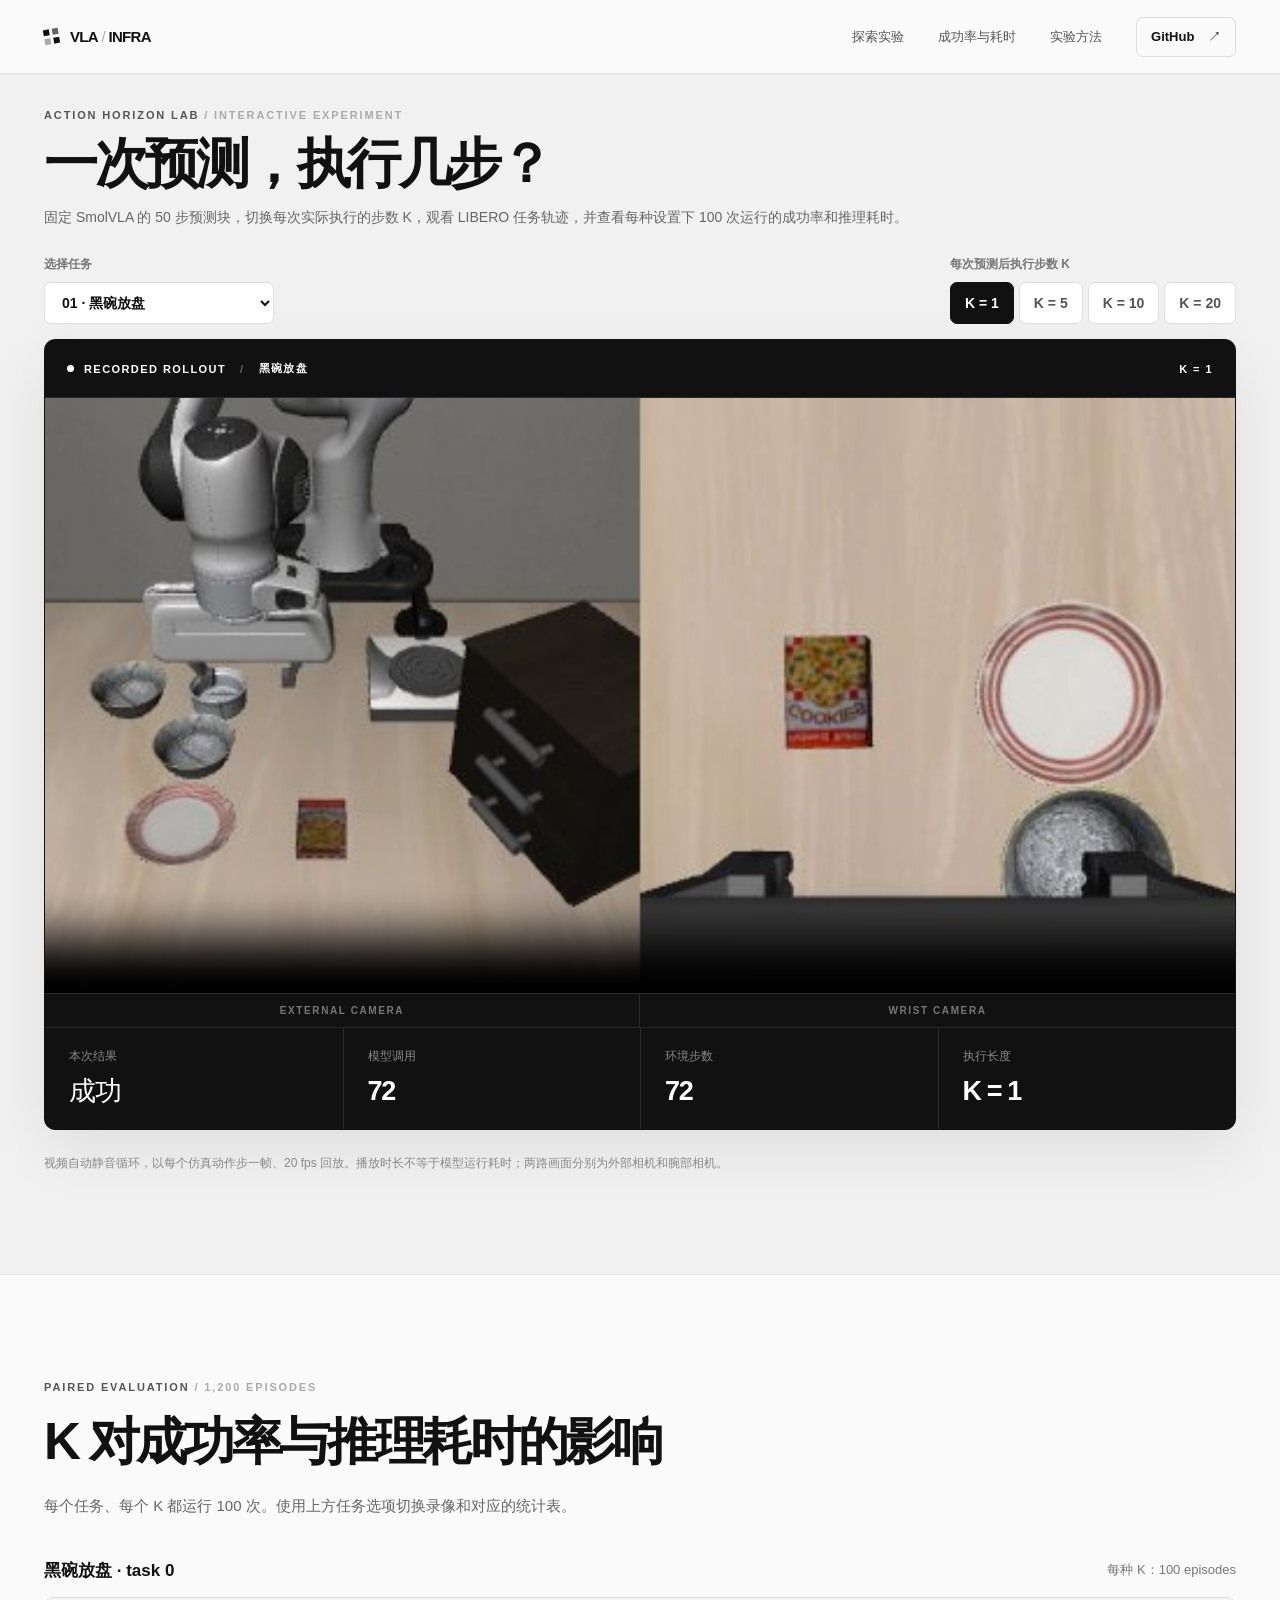
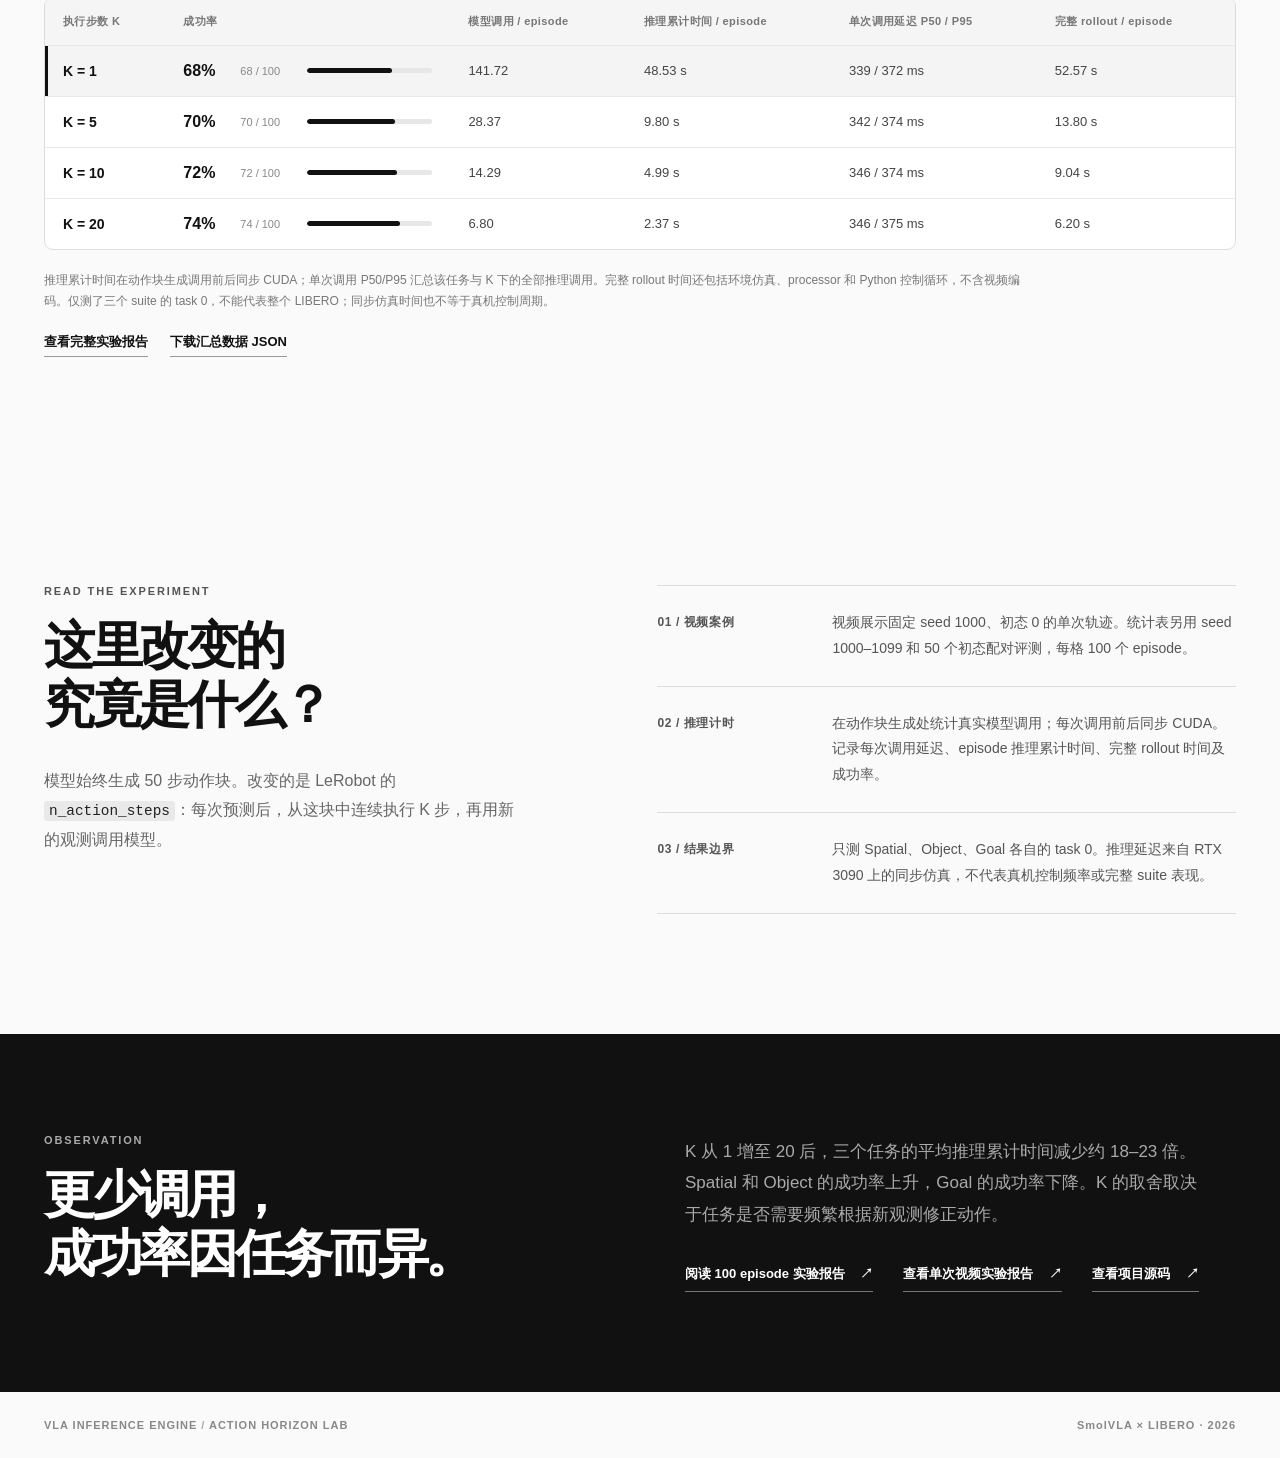
<file: index.html>
<!doctype html>
<html lang="zh-CN">
  <head>
    <meta charset="utf-8">
    <meta name="viewport" content="width=device-width, initial-scale=1">
    <meta name="theme-color" content="#fafafa">
    <meta name="description" content="SmolVLA × LIBERO：切换 K 值观看任务轨迹，并比较三个任务各 100 次运行的成功率与推理耗时。">
    <title>Action Horizon Lab · VLA Inference Engine</title>
    <link rel="stylesheet" href="showcase/style.css">
    <link rel="stylesheet" href="showcase/first-screen.css?v=20261122-ui2">
    <link rel="stylesheet" href="showcase/success-rate.css?v=20261122-ui2">
    <script src="showcase/app.js?v=20261122-ui2" defer></script>
  </head>
  <body>
    <header class="site-header">
      <a class="brand" href="#top" aria-label="Action Horizon Lab 首页"><span class="brand-mark" aria-hidden="true"><i></i><i></i><i></i><i></i></span><span>VLA<span class="brand-light"> / </span>INFRA</span></a>
      <nav class="top-nav" aria-label="主导航">
        <a href="#explore">探索实验</a>
        <a href="#success-rate">成功率与耗时</a>
        <a href="#method">实验方法</a>
        <a class="repo-link" href="https://github.com/33Lucas33/VLA-Inference-Engine" target="_blank" rel="noopener noreferrer">GitHub <span aria-hidden="true">↗</span></a>
      </nav>
    </header>

    <main id="top">
      <section id="explore" class="explore-section first-screen" aria-labelledby="hero-title">
        <div class="page-wrap">
          <div class="first-screen-intro">
            <p class="eyebrow">ACTION HORIZON LAB <span class="muted">/ INTERACTIVE EXPERIMENT</span></p>
            <h1 id="hero-title">一次预测，执行几步？</h1>
            <p>固定 SmolVLA 的 50 步预测块，切换每次实际执行的步数 K，观看 LIBERO 任务轨迹，并查看每种设置下 100 次运行的成功率和推理耗时。</p>
          </div>
          <div class="selector-row">
            <div class="selector-block">
              <label class="selector-label" for="task-select">选择任务</label>
              <select id="task-select" class="task-select" aria-label="选择 LIBERO 任务">
                <option value="libero_spatial">01 · 黑碗放盘</option>
                <option value="libero_object">02 · 字母汤罐入篮</option>
                <option value="libero_goal">03 · 打开中间抽屉</option>
              </select>
            </div>
            <div class="selector-block">
              <span class="selector-label">每次预测后执行步数 K</span>
              <div class="horizon-tabs" role="group" aria-label="选择每次预测后的执行步数 K">
                <button class="horizon-tab is-active" type="button" data-horizon="1" aria-pressed="true">K = 1</button>
                <button class="horizon-tab" type="button" data-horizon="5" aria-pressed="false">K = 5</button>
                <button class="horizon-tab" type="button" data-horizon="10" aria-pressed="false">K = 10</button>
                <button class="horizon-tab" type="button" data-horizon="20" aria-pressed="false">K = 20</button>
              </div>
            </div>
          </div>
          <div class="viewer-shell">
            <div class="viewer-topline"><div class="viewer-label"><span class="live-dot"></span> RECORDED ROLLOUT <span class="viewer-divider">/</span> <span id="viewer-task-name">黑碗放盘</span></div><span id="viewer-case">K = 1</span></div>
            <div class="video-frame"><video id="episode-video" src="showcase/videos/spatial-k1.mp4" poster="showcase/posters/spatial-k1.jpg" controls autoplay loop muted playsinline preload="metadata" aria-label="LIBERO 双相机任务录像"></video><div id="video-loading" class="video-loading" hidden>正在加载实验数据…</div></div>
            <div class="camera-labels"><span>EXTERNAL CAMERA</span><span>WRIST CAMERA</span></div>
            <div class="viewer-stats" aria-live="polite">
              <div><span class="stat-label">本次结果</span><strong id="stat-result">—</strong></div>
              <div><span class="stat-label">模型调用</span><strong id="stat-calls">—</strong></div>
              <div><span class="stat-label">环境步数</span><strong id="stat-steps">—</strong></div>
              <div><span class="stat-label">执行长度</span><strong id="stat-horizon">—</strong></div>
            </div>
          </div>
          <p class="explore-caption">视频自动静音循环，以每个仿真动作步一帧、20 fps 回放。播放时长不等于模型运行耗时；两路画面分别为外部相机和腕部相机。</p>
        </div>
      </section>

      <section id="success-rate" class="success-section page-wrap" aria-labelledby="success-title">
        <div class="success-heading">
          <p class="eyebrow">PAIRED EVALUATION <span class="muted">/ 1,200 EPISODES</span></p>
          <h2 id="success-title">K 对成功率与推理耗时的影响</h2>
          <p>每个任务、每个 K 都运行 100 次。使用上方任务选项切换录像和对应的统计表。</p>
        </div>
        <div class="success-context"><span id="stats-task-title">黑碗放盘 · task 0</span><span id="stats-episode-count">每种 K：100 episodes</span></div>
        <div class="success-table-wrap" role="region" aria-label="成功率与推理耗时统计表" tabindex="0">
          <table class="success-table">
            <thead><tr><th scope="col">执行步数 K</th><th scope="col">成功率</th><th scope="col">模型调用 / episode</th><th scope="col">推理累计时间 / episode</th><th scope="col">单次调用延迟 P50 / P95</th><th scope="col">完整 rollout / episode</th></tr></thead>
            <tbody id="success-table-body"><tr><td colspan="6">正在加载统计数据…</td></tr></tbody>
          </table>
        </div>
        <p class="success-note">推理累计时间在动作块生成调用前后同步 CUDA；单次调用 P50/P95 汇总该任务与 K 下的全部推理调用。完整 rollout 时间还包括环境仿真、processor 和 Python 控制循环，不含视频编码。仅测了三个 suite 的 task 0，不能代表整个 LIBERO；同步仿真时间也不等于真机控制周期。</p>
        <div class="success-links"><a href="https://github.com/33Lucas33/VLA-Inference-Engine/blob/main/docs/experiments/action_horizon_success_rate_20261121/REPORT.zh-CN.md" target="_blank" rel="noopener noreferrer">查看完整实验报告</a><a href="showcase/success-rate.json?v=20261122-ui2">下载汇总数据 JSON</a></div>
      </section>

      <section id="method" class="method-section page-wrap">
        <div class="method-intro"><p class="eyebrow">READ THE EXPERIMENT</p><h2>这里改变的<br>究竟是什么？</h2><p>模型始终生成 50 步动作块。改变的是 LeRobot 的 <code>n_action_steps</code>：每次预测后，从这块中连续执行 K 步，再用新的观测调用模型。</p></div>
        <div class="method-list">
          <div class="method-item"><span>01 / 视频案例</span><p>视频展示固定 seed 1000、初态 0 的单次轨迹。统计表另用 seed 1000–1099 和 50 个初态配对评测，每格 100 个 episode。</p></div>
          <div class="method-item"><span>02 / 推理计时</span><p>在动作块生成处统计真实模型调用；每次调用前后同步 CUDA。记录每次调用延迟、episode 推理累计时间、完整 rollout 时间及成功率。</p></div>
          <div class="method-item"><span>03 / 结果边界</span><p>只测 Spatial、Object、Goal 各自的 task 0。推理延迟来自 RTX 3090 上的同步仿真，不代表真机控制频率或完整 suite 表现。</p></div>
        </div>
      </section>

      <section class="takeaway-section"><div class="page-wrap takeaway-layout"><div><p class="eyebrow">OBSERVATION</p><h2>更少调用，<br>成功率因任务而异。</h2></div><div><p>K 从 1 增至 20 后，三个任务的平均推理累计时间减少约 18–23 倍。Spatial 和 Object 的成功率上升，Goal 的成功率下降。K 的取舍取决于任务是否需要频繁根据新观测修正动作。</p><div class="takeaway-links"><a href="https://github.com/33Lucas33/VLA-Inference-Engine/blob/main/docs/experiments/action_horizon_success_rate_20261121/REPORT.zh-CN.md" target="_blank" rel="noopener noreferrer">阅读 100 episode 实验报告 <span aria-hidden="true">↗</span></a><a href="https://github.com/33Lucas33/VLA-Inference-Engine/blob/main/docs/experiments/action_horizon_20261120/REPORT.zh-CN.md" target="_blank" rel="noopener noreferrer">查看单次视频实验报告 <span aria-hidden="true">↗</span></a><a href="https://github.com/33Lucas33/VLA-Inference-Engine" target="_blank" rel="noopener noreferrer">查看项目源码 <span aria-hidden="true">↗</span></a></div></div></div></section>
    </main>
    <footer class="site-footer page-wrap"><span>VLA INFERENCE ENGINE <span class="muted">/</span> ACTION HORIZON LAB</span><span>SmolVLA × LIBERO · 2026</span></footer>
  </body>
</html>
</file>
<file: showcase/style.css>
:root{color-scheme:light;font-family:Inter,"Helvetica Neue",Arial,"Noto Sans SC","Microsoft YaHei",sans-serif;font-size:16px;background:#fafafa;color:#111;scroll-behavior:smooth}*{box-sizing:border-box}body{margin:0}button,video{font:inherit}a{color:inherit;text-decoration:none}button{cursor:pointer}.page-wrap{width:min(1280px,calc(100% - 88px));margin:0 auto}.site-header{height:74px;border-bottom:1px solid #e7e7e7;display:flex;align-items:center;justify-content:space-between;padding:0 max(44px,calc((100vw - 1280px)/2));background:rgba(250,250,250,.92);position:relative;z-index:2}.brand{display:inline-flex;align-items:center;gap:11px;font-size:15px;font-weight:760;letter-spacing:-.045em}.brand-light{font-weight:400;color:#aaa}.brand-mark{display:grid;grid-template-columns:repeat(2,6px);gap:3px;transform:rotate(-10deg)}.brand-mark i{height:6px;width:6px;background:#111;display:block}.brand-mark i:nth-child(2){opacity:.65}.brand-mark i:nth-child(3){opacity:.35}.top-nav{display:flex;align-items:center;gap:34px;font-size:13px;font-weight:550;color:#555}.top-nav a:hover,.takeaway-links a:hover{color:#000}.repo-link{border:1px solid #dedede;border-radius:7px;padding:10px 14px;color:#111}.repo-link:hover{border-color:#999}.repo-link span{margin-left:10px}.hero{display:grid;grid-template-columns:minmax(0,1.16fr) minmax(350px,.84fr);gap:70px;align-items:center;padding-top:115px;padding-bottom:125px;min-height:610px}.eyebrow{font-size:11px;letter-spacing:.17em;font-weight:750;margin:0 0 28px;color:#555}.eyebrow-line{display:inline-block;width:20px;height:1px;background:#111;vertical-align:middle;margin-right:9px}.muted{color:#aaa}.hero h1{font-size:clamp(58px,6.8vw,102px);letter-spacing:-.095em;line-height:1.08;margin:0;font-weight:690}.hero h1 span{color:#777}.hero-lede{font-size:19px;line-height:1.8;color:#666;max-width:605px;margin:36px 0 36px}.hero-actions{display:flex;align-items:center;flex-wrap:wrap;gap:22px}.primary-action{background:#111;color:#fff;display:inline-flex;align-items:center;gap:38px;padding:16px 20px;border:1px solid #111;border-radius:7px;font-size:13px;font-weight:650;transition:background .2s,transform .2s}.primary-action:hover{background:#333;transform:translateY(-2px)}.primary-action span{font-size:17px;font-weight:400}.hero-meta{font-size:12px;color:#888}.hero-meta span{padding:0 5px}.hero-diagram{background:#fff;border:1px solid #e7e7e7;border-radius:10px;box-shadow:0 18px 60px rgba(0,0,0,.045);padding:35px;max-width:475px;width:100%;justify-self:end}.diagram-top,.diagram-bottom{display:flex;align-items:end;justify-content:space-between}.diagram-top>span,.diagram-bottom span{font-size:11px;letter-spacing:.15em;font-weight:700;color:#888}.diagram-top strong,.diagram-bottom strong{font-size:44px;letter-spacing:-.08em;line-height:1;font-weight:650}.diagram-top small,.diagram-bottom small{font-size:13px;font-weight:550;letter-spacing:0;color:#888}.action-grid{display:grid;grid-template-columns:repeat(10,1fr);gap:5px;margin:40px 0}.action-grid i{height:18px;border-radius:2px;background:#e9e9e9}.action-grid i.active{background:#111}.diagram-rule{height:1px;background:#e7e7e7;margin-bottom:28px}.diagram-bottom{align-items:end}.diagram-bottom>div:first-child{display:grid;gap:11px}.diagram-note{font-size:12px;line-height:1.8;color:#888;text-align:right}.explore-section{background:#f1f1f1;border-top:1px solid #e7e7e7;border-bottom:1px solid #e7e7e7;padding:94px 0 100px}.section-heading{display:flex;align-items:end;justify-content:space-between;gap:30px;margin-bottom:40px}.section-heading .eyebrow,.method-section .eyebrow,.takeaway-section .eyebrow{margin-bottom:20px}.section-heading h2,.method-intro h2,.takeaway-section h2{font-size:clamp(36px,4vw,56px);line-height:1.15;letter-spacing:-.065em;margin:0;font-weight:650}.section-heading>p{margin:0 0 4px;font-size:14px;line-height:1.8;color:#666}.task-tabs{display:flex;gap:6px;margin-bottom:18px;flex-wrap:wrap}.task-tab{border:1px solid #dedede;background:#fff;color:#666;padding:14px 21px;border-radius:7px;font-size:14px;font-weight:630;transition:background .15s,border-color .15s,color .15s}.task-tab:hover{border-color:#999}.task-tab.is-active{background:#111;border-color:#111;color:#fff}.task-index{font-size:11px;color:#aaa;margin-right:12px}.task-tab.is-active .task-index{color:#999}.viewer-shell{background:#111;color:#fff;border:1px solid #111;border-radius:11px;overflow:hidden;box-shadow:0 20px 60px rgba(0,0,0,.08)}.viewer-topline{height:58px;padding:0 22px;display:flex;align-items:center;justify-content:space-between;border-bottom:1px solid #2a2a2a;font-size:11px;font-weight:700;letter-spacing:.13em}.viewer-label{display:flex;align-items:center;gap:10px}.live-dot{display:block;width:7px;height:7px;border-radius:50%;background:#fff}.viewer-divider{color:#666;margin:0 4px}.video-frame{background:#090909;position:relative;display:flex;align-items:center;justify-content:center;min-height:350px}.video-frame video{display:block;width:100%;max-height:620px;aspect-ratio:2/1;object-fit:contain;background:#090909}.video-loading{position:absolute;inset:0;display:grid;place-items:center;color:#aaa;font-size:14px;background:#111}.video-loading[hidden]{display:none}.camera-labels{display:grid;grid-template-columns:1fr 1fr;border-top:1px solid #2a2a2a}.camera-labels span{font-size:10px;letter-spacing:.16em;font-weight:700;color:#777;text-align:center;padding:11px}.camera-labels span:first-child{border-right:1px solid #2a2a2a}.viewer-stats{display:grid;grid-template-columns:repeat(4,1fr);border-top:1px solid #2a2a2a}.viewer-stats>div{padding:20px 24px;display:grid;gap:8px}.viewer-stats>div+div{border-left:1px solid #2a2a2a}.stat-label{font-size:12px;color:#888}.viewer-stats strong{font-size:27px;font-weight:580;letter-spacing:-.05em}.viewer-stats strong.fail{color:#ff9b9b}.case-heading{display:flex;align-items:end;justify-content:space-between;gap:20px;margin:38px 0 18px}.case-heading h3{font-size:19px;margin:0 0 7px;letter-spacing:-.035em}.case-heading p,.case-heading>span{font-size:13px;color:#777;line-height:1.5;margin:0}.case-grid{display:grid;grid-template-columns:repeat(4,1fr);gap:12px}.case-card{padding:0;text-align:left;background:#fff;border:1px solid #ddd;border-radius:8px;overflow:hidden;transition:border-color .15s,transform .15s,box-shadow .15s;min-width:0}.case-card:hover{transform:translateY(-2px);border-color:#999}.case-card.is-active{border-color:#111;box-shadow:0 0 0 1px #111}.case-card img{width:100%;aspect-ratio:2/1;object-fit:cover;display:block;background:#222}.card-body{padding:16px 18px 18px}.card-top{display:flex;justify-content:space-between;align-items:center;gap:8px}.card-k{font-size:24px;font-weight:650;letter-spacing:-.065em}.card-status{font-size:12px;font-weight:650;border-radius:4px;padding:5px 7px;background:#f1f1f1;color:#555}.card-status.fail{background:#fff1f1;color:#b92323}.card-details{font-size:12px;color:#777;margin-top:14px}.card-details b{color:#111;font-weight:700}.card-meter{height:3px;background:#e5e5e5;margin-top:13px;border-radius:3px;overflow:hidden}.card-meter i{display:block;height:100%;background:#111}.explore-caption{font-size:12px;color:#888;line-height:1.7;margin:23px 0 0}.method-section{display:grid;grid-template-columns:.95fr 1.05fr;gap:90px;padding-top:120px;padding-bottom:120px}.method-intro>p:last-child{font-size:16px;line-height:1.85;color:#666;max-width:480px;margin:31px 0 0}.method-list{border-top:1px solid #ddd}.method-item{display:grid;grid-template-columns:145px 1fr;gap:30px;padding:24px 0;border-bottom:1px solid #ddd}.method-item>span{font-size:12px;letter-spacing:.05em;font-weight:700;color:#555;margin-top:4px}.method-item p{font-size:14px;line-height:1.85;color:#555;margin:0}.method-item code,.method-intro code{background:#e9e9e9;color:#222;padding:2px 5px;border-radius:3px;font-size:.9em}.takeaway-section{background:#111;color:#fff;padding:100px 0}.takeaway-layout{display:grid;grid-template-columns:1fr 1fr;gap:90px}.takeaway-section .eyebrow{color:#aaa}.takeaway-layout>div:last-child{max-width:520px}.takeaway-layout>div:last-child>p{font-size:17px;line-height:1.85;color:#aaa;margin:2px 0 35px}.takeaway-links{display:flex;flex-wrap:wrap;gap:30px}.takeaway-links a{font-size:13px;font-weight:650;border-bottom:1px solid #777;padding-bottom:8px}.takeaway-links a:hover{color:#ddd}.takeaway-links span{margin-left:12px}.site-footer{display:flex;justify-content:space-between;align-items:center;padding-top:27px;padding-bottom:27px;font-size:11px;letter-spacing:.09em;font-weight:650;color:#888}a:focus-visible,button:focus-visible,video:focus-visible{outline:3px solid #666;outline-offset:3px}@media(max-width:950px){.hero{grid-template-columns:1fr;gap:60px;padding-top:90px;padding-bottom:90px}.hero-diagram{justify-self:start;max-width:530px}.method-section,.takeaway-layout{gap:40px}.case-grid{grid-template-columns:repeat(2,1fr)}}@media(max-width:650px){.page-wrap{width:min(100% - 36px,1280px)}.site-header{padding:0 18px;height:64px}.top-nav{gap:10px}.top-nav>a:not(.repo-link){display:none}.repo-link{padding:9px 11px}.hero{padding-top:72px;padding-bottom:80px;gap:45px;min-height:0}.hero h1{font-size:clamp(53px,12vw,78px)}.hero-lede{font-size:16px;margin:26px 0 28px}.hero-diagram{padding:24px}.action-grid{gap:4px;margin:28px 0}.action-grid i{height:13px}.explore-section{padding:70px 0}.section-heading{display:block}.section-heading>p{margin:22px 0 0}.task-tabs{display:grid;grid-template-columns:1fr}.task-tab{text-align:left}.video-frame{min-height:190px}.viewer-topline{padding:0 14px;font-size:10px}.camera-labels span{font-size:9px}.viewer-stats{grid-template-columns:repeat(2,1fr)}.viewer-stats>div{padding:16px}.viewer-stats>div:nth-child(3){border-left:0;border-top:1px solid #2a2a2a}.viewer-stats>div:nth-child(4){border-top:1px solid #2a2a2a}.case-heading{align-items:start;display:block}.case-heading>span{display:block;margin-top:8px}.case-grid{gap:9px}.card-body{padding:12px}.card-k{font-size:20px}.card-details{line-height:1.6}.method-section,.takeaway-layout{display:block}.method-section{padding-top:80px;padding-bottom:80px}.method-list{margin-top:50px}.method-item{grid-template-columns:1fr;gap:10px}.takeaway-section{padding:75px 0}.takeaway-layout>div:last-child{margin-top:32px}.site-footer{gap:12px;align-items:start;flex-direction:column}}
</file>
<file: showcase/first-screen.css>
.first-screen {
  padding-top: 34px;
}

.first-screen-intro .eyebrow {
  margin-bottom: 10px;
}

.first-screen-intro h1 {
  margin: 0;
  font-size: clamp(36px, 4.2vw, 56px);
  font-weight: 650;
  letter-spacing: -.065em;
  line-height: 1.2;
}

.first-screen-intro > p:last-child {
  margin: 10px 0 0;
  color: #666;
  font-size: 14px;
  line-height: 1.7;
}

.selector-row {
  display: flex;
  align-items: flex-end;
  justify-content: space-between;
  flex-wrap: wrap;
  gap: 22px;
  margin: 27px 0 15px;
}

.selector-block {
  min-width: 0;
}

.selector-label {
  display: block;
  color: #777;
  font-size: 12px;
  font-weight: 650;
  margin-bottom: 9px;
}

.horizon-tabs {
  display: flex;
  flex-wrap: wrap;
  gap: 5px;
  margin: 0;
}

.horizon-tab {
  min-height: 42px;
  padding: 10px 14px;
}

.task-select {
  min-width: 230px;
  min-height: 42px;
  padding: 9px 36px 9px 13px;
  border: 1px solid #dedede;
  border-radius: 7px;
  background: #fff;
  color: #111;
  font: inherit;
  font-size: 14px;
  font-weight: 650;
}

.task-select:hover {
  border-color: #999;
}

.task-select:focus-visible {
  outline: 3px solid #999;
  outline-offset: 2px;
}

.horizon-tab {
  background: #fff;
  border: 1px solid #dedede;
  border-radius: 7px;
  color: #555;
  font-size: 14px;
  font-weight: 650;
}

.horizon-tab:hover {
  border-color: #999;
}

.horizon-tab.is-active {
  background: #111;
  border-color: #111;
  color: #fff;
}

@media (max-width: 650px) {
  .first-screen {
    padding-top: 24px;
  }

  .first-screen-intro h1 {
    font-size: 36px;
  }

  .selector-row {
    display: block;
    margin-top: 20px;
  }

  .selector-block + .selector-block {
    margin-top: 14px;
  }

  .task-select {
    width: 100%;
    min-width: 0;
  }
}
</file>
<file: showcase/success-rate.css>
.success-section{padding-top:106px;padding-bottom:108px}.success-heading{max-width:760px}.success-heading .eyebrow{margin-bottom:20px}.success-heading h2{font-size:clamp(36px,4vw,56px);line-height:1.15;letter-spacing:-.065em;margin:0;font-weight:650}.success-heading>p:last-child{font-size:15px;line-height:1.8;color:#666;margin:20px 0 0}.success-context{display:flex;align-items:center;justify-content:space-between;gap:20px;margin:40px 0 15px;font-size:13px;color:#777}.success-context span:first-child{font-size:17px;font-weight:650;color:#111}.success-table-wrap{overflow-x:auto;border:1px solid #dedede;border-radius:9px;background:#fff}.success-table{width:100%;min-width:900px;border-collapse:collapse;text-align:left;font-size:13px}.success-table th,.success-table td{padding:16px 18px;border-bottom:1px solid #e9e9e9;white-space:nowrap}.success-table thead th{font-size:11px;letter-spacing:.035em;color:#777;background:#f5f5f5;font-weight:700}.success-table tbody tr:last-child th,.success-table tbody tr:last-child td{border-bottom:0}.success-table tbody th{font-size:14px;font-weight:700}.success-table tbody td{font-variant-numeric:tabular-nums;color:#444}.success-table tbody tr.is-current{background:#f4f4f4}.success-table tbody tr.is-current th{box-shadow:inset 3px 0 #111}.rate-cell{display:grid;grid-template-columns:48px 58px 1fr;align-items:center;gap:9px;min-width:185px}.rate-cell strong{font-size:16px;color:#111}.rate-count{font-size:11px;color:#888}.rate-track{height:5px;border-radius:5px;background:#e7e7e7;overflow:hidden;min-width:55px}.rate-track i{height:100%;display:block;background:#111;border-radius:5px}.success-note{max-width:980px;font-size:12px;line-height:1.8;color:#777;margin:20px 0 0}.success-links{display:flex;flex-wrap:wrap;gap:22px;margin-top:20px}.success-links a{font-size:13px;font-weight:650;border-bottom:1px solid #999;padding-bottom:5px}.success-links a:hover{border-color:#111}.takeaway-links{row-gap:18px}
@media(max-width:650px){.success-section{padding-top:76px;padding-bottom:78px}.success-context{align-items:flex-start;flex-direction:column;gap:7px;margin-top:28px}.success-table th,.success-table td{padding:14px}.success-heading>p:last-child{font-size:14px}}
</file>
